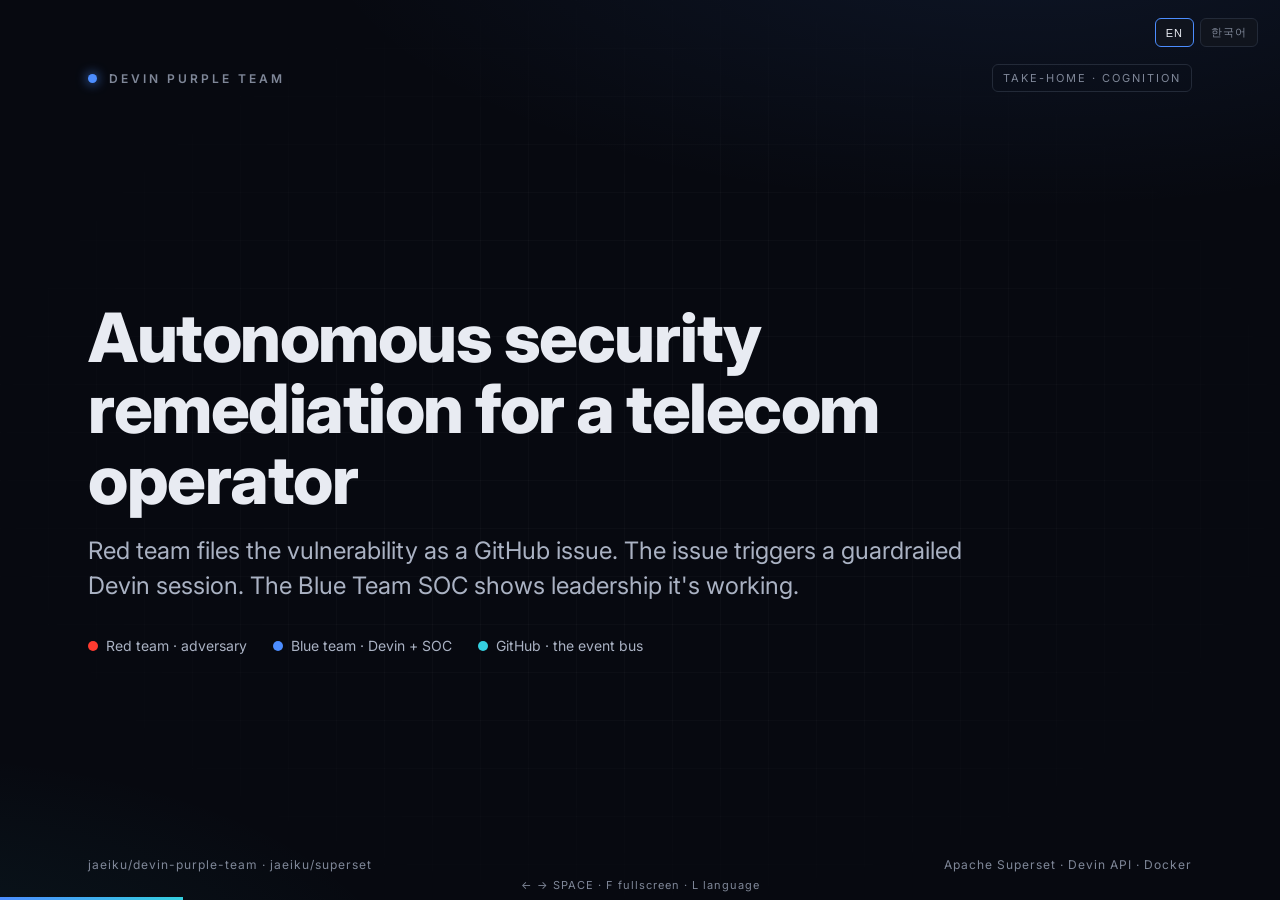
<file: docs/slides.html>
<!doctype html>
<html lang="en">
<head>
<meta charset="utf-8">
<title>Devin Purple Team — Autonomous Security Remediation for Telecom</title>
<meta name="viewport" content="width=device-width, initial-scale=1">
<link href="https://fonts.googleapis.com/css2?family=Inter:wght@400;500;600;800&family=JetBrains+Mono:wght@400;600&display=swap" rel="stylesheet">
<style>
:root{
  --bg:#070910;--panel:#10141d;--panel-2:#171c27;--line:#232a38;
  --text:#e8ebf2;--muted:#7f8798;--blue:#4c8dff;--cyan:#35d0e0;
  --ok:#3ddc84;--warn:#ffd23f;--bad:#ff4d5e;--red:#ff3b30;--high:#ff8c1a;
}
*{box-sizing:border-box}
html,body{margin:0;height:100%;background:var(--bg);color:var(--text);font-family:Inter,system-ui,sans-serif;overflow:hidden}
.mono{font-family:"JetBrains Mono",ui-monospace,monospace}
.deck{position:relative;width:100vw;height:100vh}
.slide{position:absolute;inset:0;padding:64px 88px;display:none;flex-direction:column;
  background:
    radial-gradient(1200px 500px at 80% -10%,rgba(76,141,255,.10),transparent 60%),
    radial-gradient(900px 400px at -10% 110%,rgba(53,208,224,.08),transparent 60%),
    var(--bg);}
.slide.active{display:flex;animation:fade .35s ease}
@keyframes fade{from{opacity:0;transform:translateY(6px)}to{opacity:1;transform:none}}
.slide::before{content:"";position:absolute;inset:0;pointer-events:none;
  background-image:linear-gradient(rgba(255,255,255,.025) 1px,transparent 1px),linear-gradient(90deg,rgba(255,255,255,.025) 1px,transparent 1px);
  background-size:48px 48px;mask-image:radial-gradient(ellipse at center,black 40%,transparent 80%)}
.top{display:flex;justify-content:space-between;align-items:center;margin-bottom:28px;position:relative;z-index:1}
.brand{display:flex;align-items:center;gap:12px;font-size:12px;letter-spacing:3px;color:var(--muted);font-weight:600}
.dot{width:9px;height:9px;border-radius:50%;background:var(--blue);box-shadow:0 0 12px var(--blue);animation:pulse 2s infinite}
@keyframes pulse{0%,100%{opacity:1}50%{opacity:.35}}
.tag{font-size:11px;letter-spacing:2px;padding:6px 10px;border:1px solid var(--line);border-radius:6px;color:var(--muted);text-transform:uppercase}
.tag.what{color:var(--warn);border-color:rgba(255,210,63,.35)}
.tag.how{color:var(--cyan);border-color:rgba(53,208,224,.35)}
.tag.why{color:var(--ok);border-color:rgba(61,220,132,.35)}
.tag.when{color:var(--blue);border-color:rgba(76,141,255,.35)}
h1{font-size:56px;line-height:1.05;margin:0 0 18px;font-weight:800;letter-spacing:-1.5px}
h2{font-size:40px;line-height:1.1;margin:0 0 22px;font-weight:800;letter-spacing:-1px}
h2 em{color:var(--blue);font-style:normal}
p.lead{font-size:22px;color:#b9c0cf;line-height:1.5;max-width:900px;margin:0}
.body{flex:1;position:relative;z-index:1;display:flex;flex-direction:column;justify-content:center}
.grid{display:grid;gap:18px}
.g2{grid-template-columns:1fr 1fr}.g3{grid-template-columns:repeat(3,1fr)}.g4{grid-template-columns:repeat(4,1fr)}
.card{background:var(--panel);border:1px solid var(--line);border-radius:12px;padding:22px 24px}
.card h3{margin:0 0 10px;font-size:17px;letter-spacing:.2px}
.card p,.card li{color:#aab2c3;font-size:16px;line-height:1.5;margin:0}
.card ul{margin:0;padding-left:18px}.card li{margin-bottom:6px}
.kpi{font-size:46px;font-weight:800;letter-spacing:-1.5px;line-height:1}
.kpi small{font-size:14px;color:var(--muted);font-weight:500;letter-spacing:0;display:block;margin-top:8px}
.red{color:var(--red)}.blue{color:var(--blue)}.cyan{color:var(--cyan)}.ok{color:var(--ok)}.warn{color:var(--warn)}.muted{color:var(--muted)}
.accent{border-left:4px solid var(--blue)}
.accent.r{border-left-color:var(--red)}.accent.c{border-left-color:var(--cyan)}.accent.o{border-left-color:var(--ok)}
.flow{display:flex;align-items:stretch;gap:12px}
.flow .step{flex:1;background:var(--panel);border:1px solid var(--line);border-radius:12px;padding:18px}
.flow .step .n{font-size:11px;letter-spacing:2px;color:var(--muted)}
.flow .step .t{font-weight:700;font-size:17px;margin:6px 0}
.flow .step .d{font-size:14px;color:#aab2c3;line-height:1.45}
.flow .arrow{align-self:center;color:var(--muted);font-size:26px}
.pill{display:inline-block;padding:4px 10px;border-radius:999px;font-size:12px;font-weight:600;letter-spacing:.5px;border:1px solid var(--line);background:var(--panel-2)}
.pill.queued{color:var(--muted)}.pill.investigating{color:var(--cyan);border-color:rgba(53,208,224,.4)}
.pill.pr_open{color:var(--warn);border-color:rgba(255,210,63,.4)}.pill.merged{color:var(--ok);border-color:rgba(61,220,132,.4)}
.pill.failed{color:var(--bad);border-color:rgba(255,77,94,.4)}
pre{background:#0b0e16;border:1px solid var(--line);border-radius:10px;padding:16px 18px;font-size:13.5px;line-height:1.55;color:#cfd6e4;overflow:hidden;margin:0}
pre .k{color:var(--blue)}pre .s{color:var(--ok)}pre .c{color:var(--muted)}
.meter{height:10px;background:var(--panel-2);border:1px solid var(--line);border-radius:6px;overflow:hidden;margin-top:10px}
.meter i{display:block;height:100%;width:9%;background:linear-gradient(90deg,var(--blue),var(--cyan))}
.foot{position:absolute;left:88px;right:88px;bottom:28px;display:flex;justify-content:space-between;color:var(--muted);font-size:12px;letter-spacing:1px;z-index:1}
.title .body{justify-content:center}
.title h1{font-size:68px;max-width:1000px}
.title .sub{font-size:24px;color:#aab2c3;max-width:900px;line-height:1.45}
.legend{display:flex;gap:26px;margin-top:34px}
.legend span{display:flex;align-items:center;gap:8px;font-size:14px;color:#aab2c3}
.legend i{width:10px;height:10px;border-radius:50%;display:inline-block}
.quote{font-size:30px;line-height:1.35;font-weight:600;max-width:1000px;letter-spacing:-.4px}
.quote b{color:var(--blue)}
.kbd{position:fixed;left:50%;transform:translateX(-50%);bottom:8px;color:var(--muted);font-size:11px;letter-spacing:1px;z-index:5}
.progress{position:fixed;left:0;bottom:0;height:3px;background:linear-gradient(90deg,var(--blue),var(--cyan));width:0;z-index:6;transition:width .3s}
.lang{position:fixed;right:22px;top:18px;z-index:5;display:flex;gap:6px}
.lang button{background:var(--panel);border:1px solid var(--line);color:var(--muted);padding:6px 10px;border-radius:6px;font-size:11px;letter-spacing:1px;cursor:pointer}
.lang button.on{color:var(--text);border-color:var(--blue)}
[data-ko]{display:none}
body.ko [data-en]{display:none}body.ko [data-ko]{display:revert}
</style>
</head>
<body>
<div class="lang"><button id="btn-en" class="on">EN</button><button id="btn-ko">한국어</button></div>
<div class="deck">

<!-- 1 TITLE -->
<section class="slide title active">
  <div class="top"><div class="brand"><span class="dot"></span>DEVIN PURPLE TEAM</div><span class="tag">Take-home · Cognition</span></div>
  <div class="body">
    <div data-en>
      <h1>Autonomous security remediation for a telecom operator</h1>
      <div class="sub">Red team files the vulnerability as a GitHub issue. The issue triggers a guardrailed Devin session. The Blue Team SOC shows leadership it's working.</div>
    </div>
    <div data-ko>
      <h1>통신사를 위한 자율 보안 취약점 복구</h1>
      <div class="sub">레드팀이 취약점을 GitHub 이슈로 올리면, 그 이슈가 가드레일이 걸린 Devin 세션을 트리거하고, Blue Team SOC가 리더십에게 “잘 돌아간다”를 보여줍니다.</div>
    </div>
    <div class="legend">
      <span><i style="background:var(--red)"></i>Red team · adversary</span>
      <span><i style="background:var(--blue)"></i>Blue team · Devin + SOC</span>
      <span><i style="background:var(--cyan)"></i>GitHub · the event bus</span>
    </div>
  </div>
  <div class="foot"><span>jaeiku/devin-purple-team · jaeiku/superset</span><span>Apache Superset · Devin API · Docker</span></div>
</section>

<!-- 2 WHAT: context -->
<section class="slide">
  <div class="top"><div class="brand"><span class="dot"></span>WHAT · PROBLEM FRAMING</div><span class="tag what">What</span></div>
  <div class="body">
    <h2 data-en>2025: one of the worst years for <em>Korean telcos</em></h2>
    <h2 data-ko>2025년, <em>한국 통신사</em>에게 가장 힘들었던 해</h2>
    <div class="grid g3">
      <div class="card accent r"><div class="kpi red">3 / 3</div><small class="muted" data-en>SK Telecom · KT · LG U+ — all breached · massive fines · severe reputational damage</small><small class="muted" data-ko>SK텔레콤 · KT · LG U+ 모두 유출 · 막대한 과징금 · 심각한 평판 타격</small></div>
      <div class="card accent"><div class="kpi">50M</div><small class="muted" data-en>people covered by the three carriers together — almost the entire population</small><small class="muted" data-ko>3사 합산 가입자 — 거의 전 국민 규모</small></div>
      <div class="card accent c"><div class="kpi cyan">2nd-order</div><small class="muted" data-en>identity centrally keyed on RRN + phone number → a PII leak can cascade into credit fraud &amp; payment takeover</small><small class="muted" data-ko>주민번호 + 휴대폰 중심 신원체계 → 유출이 신용 사기·결제수단 도용으로 확산</small></div>
    </div>
    <p class="lead" style="margin-top:26px" data-en>In this demo: one of these telcos runs <b>Apache Superset</b> as its security-monitoring dashboard — <span class="muted">and I'm presenting the solution to the VP of Security / Engineering who owns that stack.</span></p>
    <p class="lead" style="margin-top:26px" data-ko>이 데모에서는 이 통신사 중 한 곳이 <b>Apache Superset</b>을 보안 모니터링 대시보드로 운영한다고 가정하고 — <span class="muted">그 스택을 책임지는 VP of Security / Engineering에게 솔루션을 발표합니다.</span></p>
  </div>
  <div class="foot"><span>WHAT</span><span>02</span></div>
</section>

<!-- 3 WHAT: the workflow problem -->
<section class="slide">
  <div class="top"><div class="brand"><span class="dot"></span>WHAT · THE WORKFLOW PROBLEM</div><span class="tag what">What</span></div>
  <div class="body">
    <div class="quote" data-en>For your Superset stack: shrink <b>“vulnerability filed → fix PR ready for review”</b> from days to minutes, 24/7, without adding headcount — and make the loop observable enough that <b>you</b> trust it.</div>
    <div class="quote" data-ko>귀사의 Superset 스택에서 <b>“취약점 접수 → 리뷰 가능한 수정 PR”</b>을 며칠에서 몇 분으로, 24시간, 인력 추가 없이 — 그리고 <b>여러분이</b> 신뢰할 만큼 관측 가능하게.</div>
    <div class="grid g3" style="margin-top:40px">
      <div class="card"><h3 data-en>Your team today</h3><h3 data-ko>귀사의 현재</h3><p data-en>Scanner / pentest → ticket → on-call picks it up hours or days later → manual fix → PR.</p><p data-ko>스캐너·침투테스트 → 티켓 → 수 시간~수일 후 온콜이 처리 → 수동 수정 → PR.</p></div>
      <div class="card accent"><h3 data-en>With this system</h3><h3 data-ko>이 시스템에서는</h3><p data-en>Issue opened → Devin session in ≤15 s → fix PR in minutes → human reviews &amp; merges.</p><p data-ko>이슈 생성 → 15초 내 Devin 세션 → 수 분 내 수정 PR → 사람이 리뷰·머지.</p></div>
      <div class="card"><h3 data-en>Your team stays in control</h3><h3 data-ko>통제권은 귀사에</h3><p data-en>Budget ceilings, concurrency caps, and merge remain your decisions.</p><p data-ko>예산 상한·동시 실행 수·머지는 귀사의 결정으로 남습니다.</p></div>
    </div>
  </div>
  <div class="foot"><span>WHAT</span><span>03</span></div>
</section>

<!-- 4 HOW: architecture + demo roadmap -->
<section class="slide">
  <div class="top"><div class="brand"><span class="dot"></span>HOW · ARCHITECTURE &amp; WHAT I'LL SHOW YOU</div><span class="tag how">How</span></div>
  <div class="body">
    <h2 data-en>Any attack — a red-team test or a real incident — becomes <em>one GitHub issue</em>; the issue drives everything</h2>
    <h2 data-ko>레드팀 테스트든 실제 사고든, 모든 공격은 <em>GitHub 이슈 하나</em>가 되고, 그 이슈가 전부를 움직입니다</h2>
    <div class="flow" style="margin-top:4px">
      <div class="step" style="border-top:3px solid var(--red)"><div class="n">1 · RED TEAM · ATTACK WORKFLOW</div><div class="t" data-en>Inject</div><div class="t" data-ko>Inject</div><div class="d" data-en>A separate attack workflow that stands in for <b>any</b> attack: 8 telco vulnerability types, each Inject plants a real vulnerable file in your Superset fork and files a real issue — for testing, or as a real finding would arrive.</div><div class="d" data-ko><b>모든</b> 공격을 대신하는 별도 공격 워크플로우: 통신사 취약점 8유형, Inject마다 fork에 실제 취약 파일을 심고 실제 이슈를 생성 — 테스트용으로도, 실제 finding이 들어오는 방식 그대로.</div></div>
      <div class="arrow">→</div>
      <div class="step" style="border-top:3px solid var(--cyan)"><div class="n">2 · YOUR GITHUB · THE EVENT</div><div class="t" data-en>Issue</div><div class="t" data-ko>이슈</div><div class="d" data-en>The <span class="mono">red-team</span> issue is the trigger — identical whether a scanner, a pentester or this workflow filed it. Polled every 15 s (Actions &amp; webhook also wired).</div><div class="d" data-ko><span class="mono">red-team</span> 이슈가 트리거 — 스캐너·침투테스터·이 워크플로우 누가 올려도 동일. 15초 폴링(Actions·webhook도 연결).</div></div>
      <div class="arrow">→</div>
      <div class="step" style="border-top:3px solid var(--blue)"><div class="n">3 · BLUE TEAM · GUARDRAILS → DEVIN</div><div class="t" data-en>Session → PR</div><div class="t" data-ko>세션 → PR</div><div class="d" data-en>Your limits first — one session per issue, ACU cap per session, concurrency, a hard budget ceiling — then <span class="mono">POST /v1/sessions</span>. Devin reads the module, fixes it, opens a PR that <span class="mono">Closes #N</span>.</div><div class="d" data-ko>귀사의 한도 먼저 — 이슈당 1세션, 세션당 ACU 캡, 동시 수, 하드 예산 상한 — 그다음 세션 생성. Devin이 모듈을 읽고 고쳐 <span class="mono">Closes #N</span> PR을 열음.</div></div>
      <div class="arrow">→</div>
      <div class="step" style="border-top:3px solid var(--ok)"><div class="n">4 · BLUE TEAM SOC · YOU DECIDE</div><div class="t" data-en>Review → Merge</div><div class="t" data-ko>리뷰 → 머지</div><div class="d" data-en><span class="pill pr_open">pr_open</span> → you merge → <span class="pill merged">merged</span>. Only merged counts as remediated. Leadership tab: one-sentence verdict, coverage, time-to-PR, ACU.</div><div class="d" data-ko><span class="pill pr_open">pr_open</span> → 귀사가 머지 → <span class="pill merged">merged</span>. 머지된 것만 remediated. Leadership 탭: 한 문장 판정·커버리지·time-to-PR·ACU.</div></div>
    </div>
    <div class="grid g3" style="gap:12px;margin-top:24px;max-width:760px">
      <div><div class="kpi cyan" style="font-size:32px">~3 s</div><small class="muted" data-en>Inject → issue</small><small class="muted" data-ko>Inject → 이슈</small></div>
      <div><div class="kpi blue" style="font-size:32px">≤15 s</div><small class="muted" data-en>issue → Devin session</small><small class="muted" data-ko>이슈 → Devin 세션</small></div>
      <div><div class="kpi ok" style="font-size:32px">2–5 min</div><small class="muted" data-en>session → fix PR (observed live)</small><small class="muted" data-ko>세션 → 수정 PR (라이브 실측)</small></div>
    </div>
    <p class="lead" style="margin-top:18px;font-size:16px" data-en>Docker Compose · one Postgres · runs inside your boundary · <b>demo mode</b> runs the full lifecycle with zero credentials.</p>
    <p class="lead" style="margin-top:18px;font-size:16px" data-ko>Docker Compose · Postgres 하나 · 귀사 경계 안에서 구동 · <b>데모 모드</b>는 크리덴셜 없이 전체 라이프사이클 실행.</p>
  </div>
  <div class="foot"><span>HOW</span><span>04</span></div>
</section>

<!-- 5 WHEN: operable · extensible · improving -->
<section class="slide">
  <div class="top"><div class="brand"><span class="dot"></span>WHEN · FROM THIS DEMO TO YOUR ESTATE</div><span class="tag when">When</span></div>
  <div class="body">
    <h2 data-en>Not a one-off demo — a system that <em>operates</em>, <em>extends</em>, and <em>improves itself</em> through a feedback loop</h2>
    <h2 data-ko>스쳐 지나가는 데모가 아니라 — <em>운영</em>되고, <em>확장</em>되고, 피드백 루프로 <em>스스로 개선되는</em> 시스템</h2>
    <div class="grid g3">
      <div class="card accent"><h3 data-en>1 · Operable today</h3><h3 data-ko>1 · 지금 바로 운영 가능</h3><ul><li data-en>Containers inside your boundary; budget, concurrency and merge stay with your team</li><li data-ko>귀사 경계 안 컨테이너; 예산·동시 수·머지는 귀사 팀에</li><li data-en>Every step leaves evidence — issue, session, PR, JSON event log for your SIEM</li><li data-ko>모든 단계가 증거를 남김 — 이슈·세션·PR·SIEM용 JSON 로그</li><li data-en>Verified live: 3 findings → 3 PRs → 3 merged</li><li data-ko>라이브 검증: finding 3건 → PR 3건 → 머지 3건</li></ul></div>
      <div class="card accent c"><h3 data-en>2 · Extensible — only the issue source changes</h3><h3 data-ko>2 · 확장 가능 — 바뀌는 건 이슈 소스뿐</h3><ul><li data-en>Network equipment security baselines &amp; inspection guidelines</li><li data-ko>네트워크 장비 보안 기준선·점검 가이드라인</li><li data-en>Legacy customer-data systems across the estate</li><li data-ko>고객 데이터 전체 레거시 시스템</li><li data-en>Compatibility &amp; vulnerability management with existing systems</li><li data-ko>기존 시스템과의 호환성·취약점 관리</li><li data-en>Your real scanners (SAST / DAST / SCA) as the trigger</li><li data-ko>귀사 실제 스캐너(SAST/DAST/SCA)를 트리거로</li></ul></div>
      <div class="card accent o"><h3 data-en>3 · Improving — the feedback loop</h3><h3 data-ko>3 · 개선 — 피드백 루프</h3><ul><li data-en><b>Fix → Red:</b> merged fixes show which attacks no longer land, which detection rules to sharpen</li><li data-ko><b>수정 → 레드:</b> 머지된 수정이 더 이상 통하지 않는 공격·다듬을 탐지 규칙을 알려줌</li><li data-en><b>Review → Blue:</b> what your reviewers change tightens guardrails and Devin's brief</li><li data-ko><b>리뷰 → 블루:</b> 리뷰어가 고친 내용이 가드레일과 Devin 브리프를 조임</li><li data-en><b>SOC → You:</b> metrics decide where the next ACU goes; low-risk classes graduate to policy auto-merge</li><li data-ko><b>SOC → 리더십:</b> 지표가 다음 ACU의 방향을 정하고, 저위험 클래스는 정책 자동 머지로 승격</li></ul></div>
    </div>
    <p class="lead" style="margin-top:26px;font-size:18px" data-en>Operations feed the system; the system gets better — that is what turns red and blue into a <b>true purple team</b>.</p>
    <p class="lead" style="margin-top:26px;font-size:18px" data-ko>운영이 시스템을 바꾸고, 시스템은 점점 나아집니다 — 그것이 레드와 블루를 <b>진짜 퍼플팀</b>으로 만듭니다.</p>
  </div>
  <div class="foot"><span>WHEN</span><span>05</span></div>
</section>

<!-- 6 RECAP: why Devin -->
<section class="slide">
  <div class="top"><div class="brand"><span class="dot"></span>TO RECAP · WHY DEVIN</div><span class="tag why">Why</span></div>
  <div class="body">
    <h2 data-en>To recap: why does this have to be <em>Devin</em>?</h2>
    <h2 data-ko>정리하면: 왜 이게 <em>Devin</em>이어야 하는가?</h2>
    <div class="grid g2" style="gap:18px">
      <div class="card accent"><h3 data-en>1 · Speed to value</h3><h3 data-ko>1 · Speed to value</h3><p data-en>Everything you just saw — attack workflow, guardrails, SOC, the fixes themselves — was built to <b>working level in days</b>, with minimal setup. A remediation is one API call; a reviewable PR comes back in minutes, 24/7.</p><p data-ko>방금 보신 전부 — 공격 워크플로우, 가드레일, SOC, 수정 자체 — 가 최소 설정으로 <b>며칠 만에 working level</b>로 만들어졌습니다. 복구 하나가 API 호출 하나이고, 리뷰 가능한 PR이 몇 분 안에, 24시간 돌아옵니다.</p></div>
      <div class="card accent c"><h3 data-en>2 · Cost you control</h3><h3 data-ko>2 · 통제되는 비용</h3><p data-en>Cost is the deciding factor in AI adoption right now. Here it is bounded twice: by <b>your</b> guardrails — per-session cap, concurrency, a hard budget ceiling — and by the platform itself, where compute is metered per session and Devin's modes (e.g. Fusion) let you tune cost against depth per task.</p><p data-ko>지금 AI 도입의 결정 요인은 비용입니다. 여기선 두 겹으로 묶입니다: <b>귀사</b>의 가드레일 — 세션당 캡·동시 수·하드 예산 상한 — 그리고 플랫폼 자체 — 세션 단위 미터링, 그리고 Fusion 같은 모드로 작업별 비용 대 깊이를 조절.</p></div>
      <div class="card accent" style="border-left-color:var(--warn)"><h3 data-en>3 · Loop engineering, not one-shot code</h3><h3 data-ko>3 · 한 번 짜고 끝이 아닌 loop engineering</h3><p data-en>Devin doesn't stop at the spec. It runs the tests, finds what's broken, fixes it, and re-verifies until the goal is met — this demo itself was built that way, with Devin catching and fixing its own bugs end-to-end. That is what makes an autonomous fix trustworthy enough to review, not rewrite.</p><p data-ko>Devin은 요구사항 구현에서 멈추지 않습니다. 테스트를 돌리고, 깨진 곳을 찾고, 고치고, 목표에 닿을 때까지 재검증합니다 — 이 데모 자체도 Devin이 자기 버그를 찾아 고치며 만들어졌습니다. 그래서 자율 수정이 "다시 짜기"가 아닌 "리뷰"만 하면 되는 수준이 됩니다.</p></div>
      <div class="card accent o"><h3 data-en>4 · Judgement inside your boundary — AI Sovereignty</h3><h3 data-ko>4 · 귀사 경계 안의 판단 — AI Sovereignty</h3><p data-en>These fixes need judgement, not templates — and a telecom is critical infrastructure. Devin proposes, <b>you</b> merge; it runs on your GitHub, your budget, your audit log. You own the loop — the agent is a governed worker behind one API. That is also why every next step on the previous slide is possible without re-architecting.</p><p data-ko>이 수정들은 템플릿이 아닌 판단이 필요하고, 통신사는 핵심 인프라입니다. Devin은 제안하고 <b>귀사</b>가 머지합니다; 귀사의 GitHub·예산·감사 로그 위에서 돕니다. 루프는 귀사 것이고, 에이전트는 API 하나 뒤의 통제된 작업자입니다. 그래서 앞 슬라이드의 다음 단계들이 재설계 없이 가능합니다.</p></div>
    </div>
  </div>
  <div class="foot"><span>WHY · RECAP</span><span>06</span></div>
</section>

<!-- 7 CLOSE -->
<section class="slide title">
  <div class="top"><div class="brand"><span class="dot"></span>DEVIN PURPLE TEAM</div><span class="tag">Close</span></div>
  <div class="body">
    <h1 style="font-size:50px;max-width:1300px" data-en>Remediate at <span class="blue">machine speed</span>.<br>Keep every decision <span class="blue">human</span>.<br><span class="muted" style="font-size:34px">That is why it has to be Devin.</span></h1>
    <h1 style="font-size:50px;max-width:1300px" data-ko><span class="blue">기계의 속도</span>로 복구하고,<br>모든 결정은 <span class="blue">사람</span>이 내립니다.<br><span class="muted" style="font-size:34px">그래서 Devin이어야 합니다.</span></h1>
    <p class="lead" style="margin-top:36px" data-en>Thank you.</p>
    <p class="lead" style="margin-top:36px" data-ko>감사합니다.</p>
  </div>
  <div class="foot"><span>Thank you</span><span>07</span></div>
</section>

</div>
<div class="progress" id="progress"></div>
<div class="kbd">← → SPACE · F fullscreen · L language</div>
<script>
const slides=[...document.querySelectorAll('.slide')];let i=0;
function show(n){i=(n+slides.length)%slides.length;slides.forEach((s,k)=>s.classList.toggle('active',k===i));
  document.getElementById('progress').style.width=((i+1)/slides.length*100)+'%';location.hash=i+1;}
function lang(ko){document.body.classList.toggle('ko',ko);document.getElementById('btn-en').classList.toggle('on',!ko);document.getElementById('btn-ko').classList.toggle('on',ko);}
document.getElementById('btn-en').onclick=()=>lang(false);document.getElementById('btn-ko').onclick=()=>lang(true);
addEventListener('keydown',e=>{if(['ArrowRight',' ','PageDown'].includes(e.key)){e.preventDefault();show(i+1);}
  else if(['ArrowLeft','PageUp'].includes(e.key)){e.preventDefault();show(i-1);}
  else if(e.key==='f'||e.key==='F'){document.fullscreenElement?document.exitFullscreen():document.documentElement.requestFullscreen();}
  else if(e.key==='l'||e.key==='L'){lang(!document.body.classList.contains('ko'));}});
addEventListener('click',e=>{if(!e.target.closest('.lang'))show(i+1);});
show(parseInt(location.hash.slice(1))-1||0);
</script>
</body>
</html>
</file>
